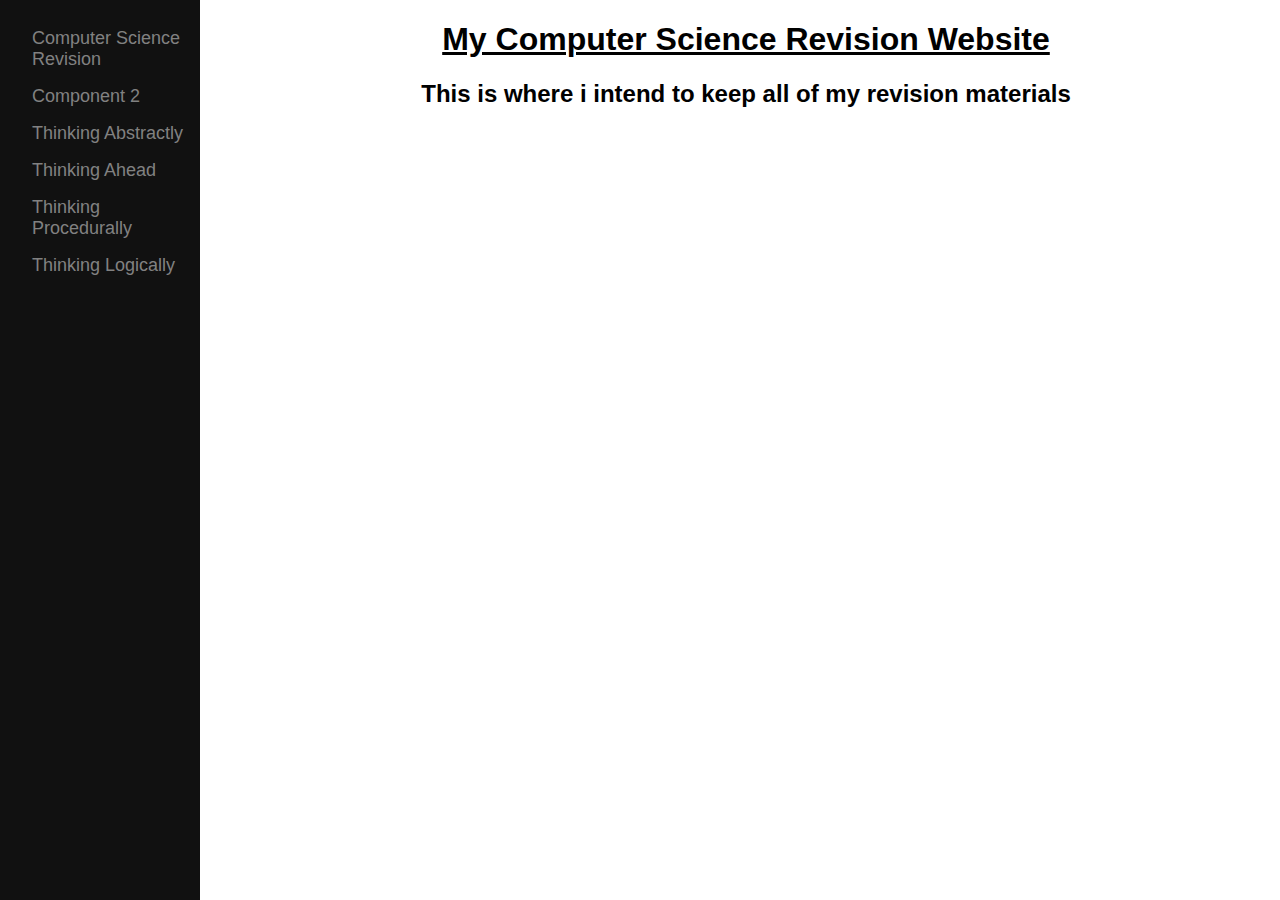
<file: Index.html>
<!DOCTYPE html>
  <html>
  
    <head>
	<link rel="stylesheet" href="Styles.css">
    <title>Computer Science</title>
    </head>
    <body>
	<div id="mySidenav" class="sidenav">
	<a href="Index.html">Computer Science Revision</a>
	<a href="Comp 2.html">Component 2</a>
	<a href="Thinking Abstractly.html">Thinking Abstractly</a>
	<a href="Thinking Ahead.html">Thinking Ahead</a>
	<a href="Thinking Procedurally.html">Thinking Procedurally</a>
	<a href="Thinking Logically.html">Thinking Logically</a>
	</div>
	
	<h1>My Computer Science Revision Website</h1>
	
	<h2>This is where i intend to keep all of my revision materials</h2>
	
    </body>
  </html>
</file>
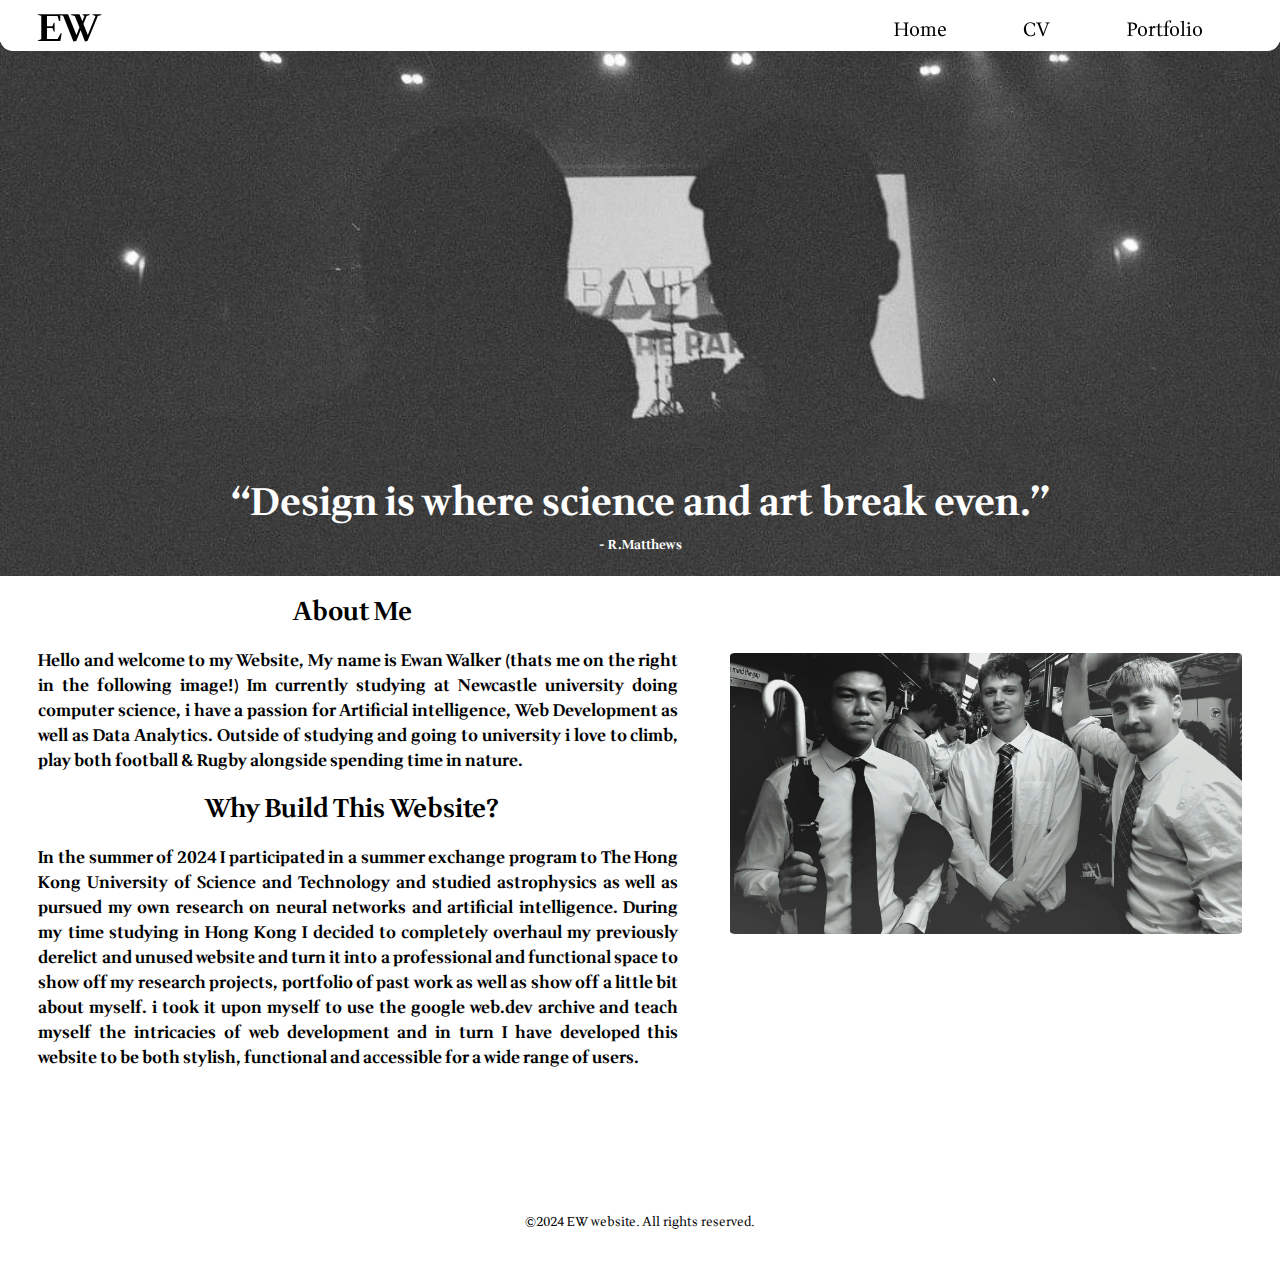
<file: index.html>
<html lang="en">
    <head>
        <meta charset="utf-8" />
        <title>Ewan Walker</title>
	    <meta name="viewport" content="width=device-width, initial-scale=1, user-scalable=1" />
        <link rel="stylesheet" media="screen and (max-device-width: 1000px)" href="..\CSS\slimStyles.css" />
        <link rel="stylesheet" media="screen and (min-device-width: 1001px)" href="..\CSS\wideStyles.css" />
        <link rel="preconnect" href="https://fonts.googleapis.com">
        <link rel="preconnect" href="https://fonts.gstatic.com" crossorigin>
        <link href="https://fonts.googleapis.com/css2?family=Anton+SC&family=Wittgenstein:ital,wght@0,400..900;1,400..900&display=swap" rel="stylesheet">
    </head>

    <body>
        <header>
            <nav>
                <h1 aria-labelledby="Developers Initials"> EW </h1> 
                <a href="..\HTML\portfolio.html"> Portfolio</a>
                <a href="..\HTML\cv.html"> CV</a>
                <a href="..\index.html"> Home</a>
            </nav>
        </header>

        <main>
            <section id="imagequote">
                <img src="..\Images\BWOutline.jpg" alt="Black silhouettes of the developer and a friend">
                <h1>“Design is where science and art break even.”</h1>
                <h2>- R.Matthews</h2>
            </section>
            <section id="intro">
                <h1>About Me</h1>
                <h2>
                    Hello and welcome to my Website, My name is Ewan Walker (thats me on the right in the following image!) Im currently studying at Newcastle university doing computer science, i have a passion for Artificial intelligence, 
                    Web Development as well as Data Analytics. Outside of studying and going to university i love to climb, play both football & Rugby alongside spending time in nature.
                </h2>
                <div id="image">
                    <img src="..\Images\Classy.jpg" alt="Me with friends">
                </div>
                <h1>Why Build This Website?</h1>
                <h2>
                    In the summer of 2024 I participated in a summer exchange program to The Hong Kong University of Science and Technology and studied astrophysics as well as pursued my own research on neural networks 
                    and artificial intelligence. During my time studying in Hong Kong I decided to completely overhaul my previously derelict and unused website and turn it into a
                    professional and functional space to show off my research projects, portfolio of past work as well as show off a little bit about myself. i took it upon myself
                    to use the google web.dev archive and teach myself the intricacies of web development and in turn I have developed this website to be both stylish, functional and accessible for a wide range of users.
                </h2>
                
            </section>
        </main>

        <footer>
            <p>&copy;2024 EW website. All rights reserved.</p>
        </footer>
    </body>
</html>
</file>
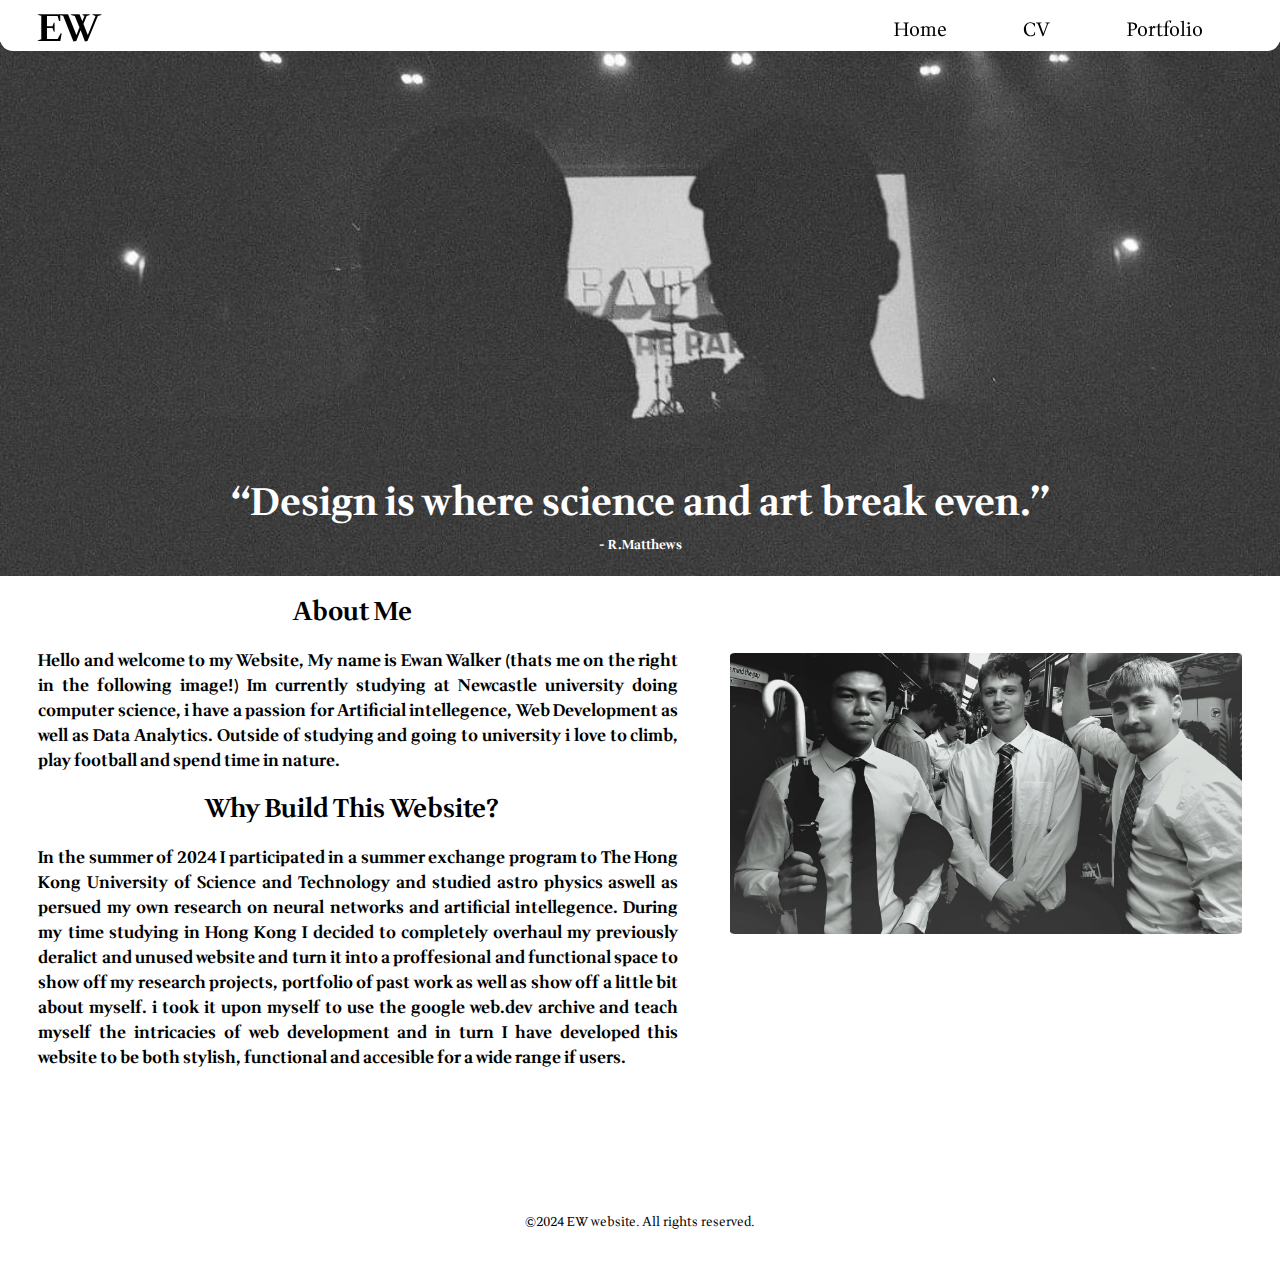
<file: HTML/index.html>
<html lang="en">
    <head>
        <meta charset="utf-8" />
        <title>Ewan Walker</title>
	    <meta name="viewport" content="width=device-width, initial-scale=1, user-scalable=1" />
        <link rel="stylesheet" media="screen and (max-device-width: 1000px)" href="..\CSS\slimStyles.css" />
        <link rel="stylesheet" media="screen and (min-device-width: 1001px)" href="..\CSS\wideStyles.css" />
        <link rel="preconnect" href="https://fonts.googleapis.com">
        <link rel="preconnect" href="https://fonts.gstatic.com" crossorigin>
        <link href="https://fonts.googleapis.com/css2?family=Anton+SC&family=Wittgenstein:ital,wght@0,400..900;1,400..900&display=swap" rel="stylesheet">
    </head>

    <body>
        <header>
            <nav>
                <h1 aria-labelledby="Developers Initials"> EW </h1> 
                <a href="portfolio.html"> Portfolio</a>
                <a href="cv.html"> CV</a>
                <a href="index.html"> Home</a>
            </nav>
        </header>

        <main>
            <section id="imagequote">
                <img src="..\Images\BWOutline.jpg" alt="Black silhouettes of the developer and a friend">
                <h1>“Design is where science and art break even.”</h1>
                <h2>- R.Matthews</h2>
            </section>
            <section id="intro">
                <h1>About Me</h1>
                <h2>
                    Hello and welcome to my Website, My name is Ewan Walker (thats me on the right in the following image!) Im currently studying at Newcastle university doing computer science, i have a passion for Artificial intellegence, 
                    Web Development as well as Data Analytics. Outside of studying and going to university i love to climb, play football and spend time in nature.
                </h2>
                <div id="image">
                    <img src="..\Images\Classy.jpg" alt="Me with friends">
                </div>
                <h1>Why Build This Website?</h1>
                <h2>
                    In the summer of 2024 I participated in a summer exchange program to The Hong Kong University of Science and Technology and studied astro physics aswell as persued my own research on neural networks 
                    and artificial intellegence. During my time studying in Hong Kong I decided to completely overhaul my previously deralict and unused website and turn it into a
                    proffesional and functional space to show off my research projects, portfolio of past work as well as show off a little bit about myself. i took it upon myself
                    to use the google web.dev archive and teach myself the intricacies of web development and in turn I have developed this website to be both stylish, functional and accesible for a wide range if users.
                </h2>
                
            </section>
        </main>

        <footer>
            <p>&copy;2024 EW website. All rights reserved.</p>
        </footer>
    </body>
</html>
</file>
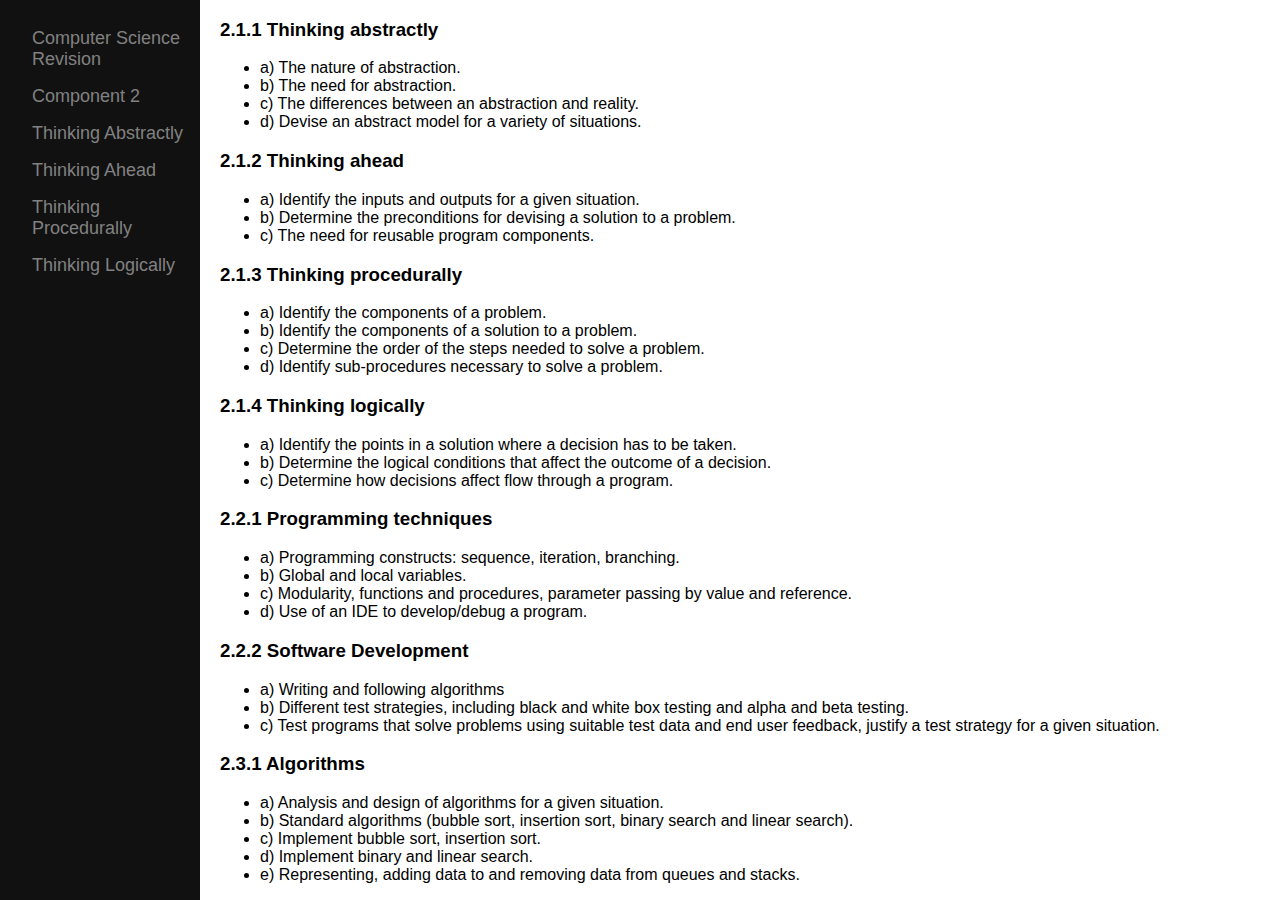
<file: Comp 2.html>
<!DOCTYPE html>
  <html>
    <head>
	<link rel="stylesheet" href="Styles.css">
    <title>Comp 2</title>
    </head>
    <body>
	<div id="mySidenav" class="sidenav">
	<a href="Index.html">Computer Science Revision</a>
	<a href="Comp 2.html">Component 2</a>
	<a href="Thinking Abstractly.html">Thinking Abstractly</a>
	<a href="Thinking Ahead.html">Thinking Ahead</a>
	<a href="Thinking Procedurally.html">Thinking Procedurally</a>
	<a href="Thinking Logically.html">Thinking Logically</a>

	</div>
	<h3> 2.1.1 Thinking abstractly </h3>
	<ul>
		<li>a) The nature of abstraction.</li>
		<li>b) The need for abstraction.</li>
		<li>c) The differences between an abstraction and reality.</li>
		<li>d) Devise an abstract model for a variety of situations.</li>
	</ul>
	<h3> 2.1.2 Thinking ahead </h3>
	<ul>
		<li>a) Identify the inputs and outputs for a given situation.</li>
		<li>b) Determine the preconditions for devising a solution to a problem.</li>
		<li>c) The need for reusable program components.</li>
	</ul>
	<h3> 2.1.3 Thinking procedurally  </h3>
	<ul>
		<li>a) Identify the components of a problem.</li>
		<li>b) Identify the components of a solution to a problem.</li>
		<li>c) Determine the order of the steps needed to solve a problem.</li>
		<li>d) Identify sub-procedures necessary to solve a problem.</li>
	</ul>
	<h3> 2.1.4 Thinking logically </h3>
	<ul>
		<li>a) Identify the points in a solution where a decision has to be taken.</li>
		<li>b) Determine the logical conditions that affect the outcome of a decision.</li>
		<li>c) Determine how decisions affect flow through a program.</li>
	</ul>
	<h3> 2.2.1 Programming techniques </h3>
	<ul>
		<li>a) Programming constructs: sequence, iteration, branching.</li>
		<li>b) Global and local variables.</li>
		<li>c) Modularity, functions and procedures, parameter passing by value and reference.</li>
		<li>d) Use of an IDE to develop/debug a program.</li>
	</ul>
	<h3> 2.2.2 Software Development  </h3>
	<ul>
		<li>a) Writing and following algorithms</li>
		<li>b) Different test strategies, including black and white box testing and alpha and beta testing.</li>
		<li>c) Test programs that solve problems using suitable test data and end user feedback, justify a test strategy for a given situation.</li>
	</ul>
	<h3> 2.3.1 Algorithms </h3>
	<ul>
		<li>a) Analysis and design of algorithms for a given situation.</li>
		<li>b) Standard algorithms (bubble sort, insertion sort, binary search and linear search).</li>
		<li>c) Implement bubble sort, insertion sort.</li>
		<li>d) Implement binary and linear search.</li>
		<li>e) Representing, adding data to and removing data from queues and stacks.</li>
	</ul>
	</body>
  </html>
</file>
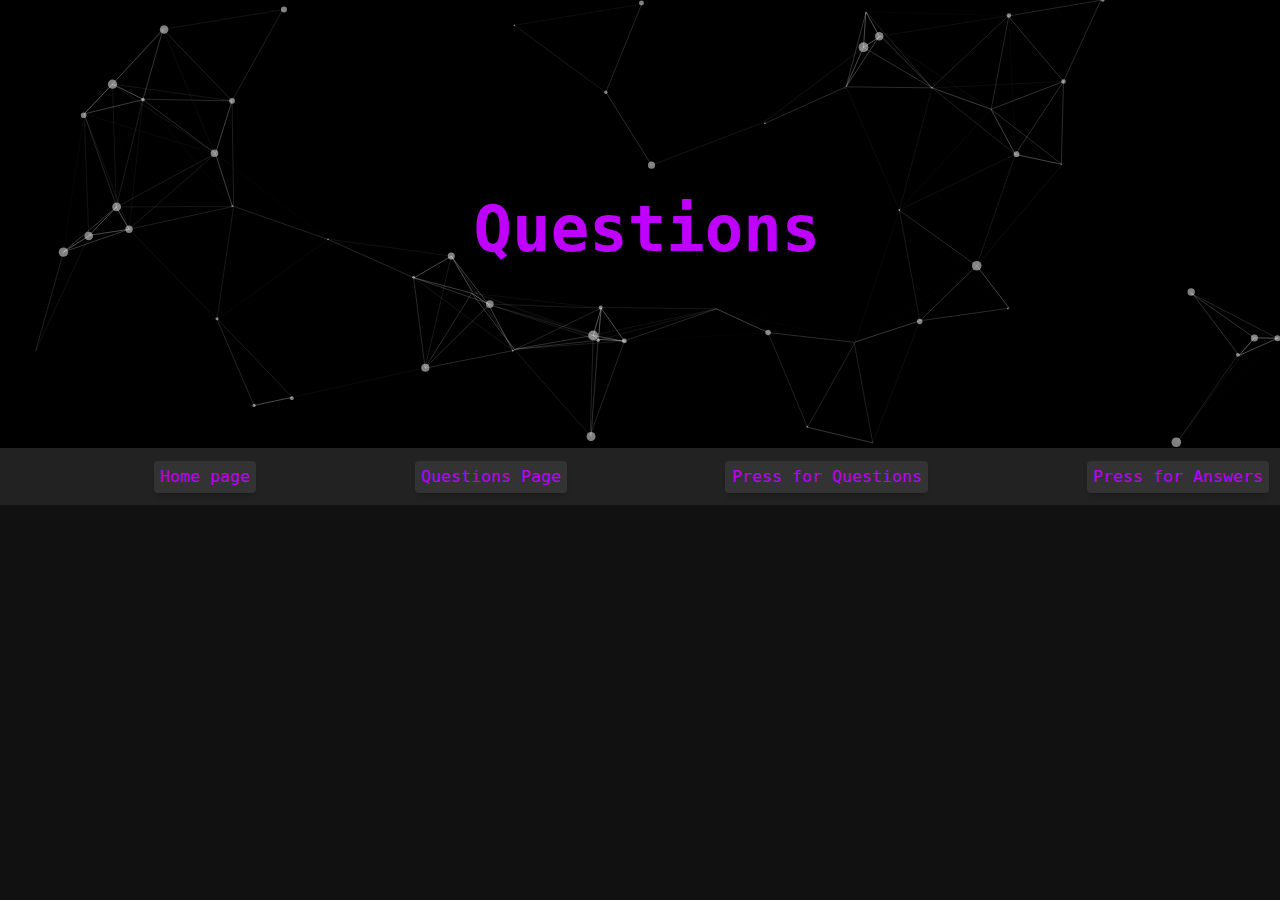
<file: Question_Page.html>
<head>
	<link rel="stylesheet" href="css/Styles.css">
    <title>Questions</title>
		
	</head>
	<body>
	<section class = "Main">
	<section id="particles-js" >
	<!-- <h1 class ="white">Achieve Harder, Work More.</h1> -->
	<h2>Questions</h2>
	</section>
	
	<section id="Background">
	<div id = "navbar">
		<a   href="Index.html" class="navbarText">Home page</a>
		<a   href="Question_Page.html" class="navbarText">Questions Page</a>
		<a   onclick="myFunction()" class="navbarText">Press for Questions</a>
		<a   onclick="ToggleVisability()" class="navbarText">Press for Answers</a>
	</div>	
	</section>
	<section class = "images">
	<!-- The image for the random question to be assigned to -->
	<img id="demo" class = "RandomImg" >
	<!-- The image for the Answer to be assigned to -->
	<img id="Answer" class = "RandomImgAnswers" >
	<meta name="viewport" content="width=device-width, initial-scale=0.4, minimum-scale=0.4, maximum-scale=0.4, user-scalable=no">
	<!-- scripts -->
	
	<script src="js/particles.js"></script>
	<script src="js/app.js"></script>
	<script src="js/lib/stats.js"></script>
	<script src="js/Scripts.js"></script>
	</section>
	</section>
	</body>
</file>
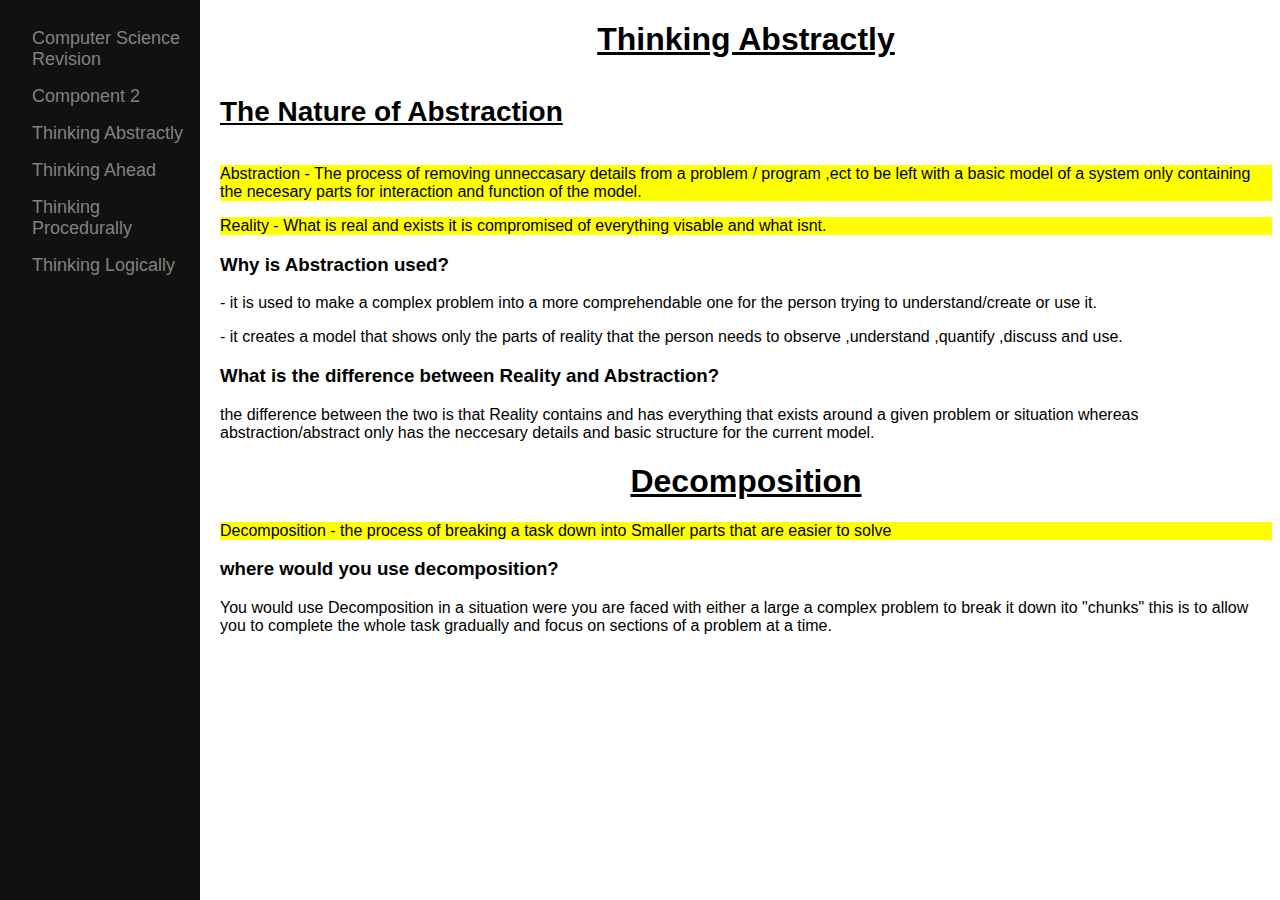
<file: Thinking Abstractly.html>
<!DOCTYPE html>
  <html>
  
    <head>
	<link rel="stylesheet" href="Styles.css">
    <title>Thinking Abstractly</title>
    </head>
    <body>
	<div id="mySidenav" class="sidenav">
	<a href="Index.html">Computer Science Revision</a>
	<a href="Comp 2.html">Component 2</a>
	<a href="Thinking Abstractly.html">Thinking Abstractly</a>
	<a href="Thinking Ahead.html">Thinking Ahead</a>
	<a href="Thinking Procedurally.html">Thinking Procedurally</a>
	<a href="Thinking Logically.html">Thinking Logically</a>
	</div>
	
	<h1>Thinking Abstractly</h1>
	
	<h4>The Nature of Abstraction</h4>
	
	<p class = "ImportantY">Abstraction - The process of removing unneccasary details from a problem / program ,ect to be left with a basic model of a system only containing the necesary parts for interaction and function of the model. </p>
	<p class = "ImportantY">Reality - What is real and exists it is compromised of everything visable and what isnt. </p>
	
	<h3> Why is Abstraction used? </h3>
	
	<p> - it is used to make a complex problem into a more comprehendable one for the person trying to understand/create or use it. </p>
	<p> - it creates a model that shows only the parts of reality that the person needs to observe ,understand ,quantify ,discuss and use. </p>
	
	<h3> What is the difference between Reality and Abstraction? </h3>
	
	<p> the difference between the two is that Reality contains and has everything that exists around a given problem or situation whereas abstraction/abstract only has the neccesary details and basic structure for the current model. </p>
    
	<h1>Decomposition</h1>
	
	<p class = "ImportantY">Decomposition - the process of breaking a task down into Smaller parts that are easier to solve</p>
	
	<h3>where would you use decomposition?</h3>
	
	<p> You would use Decomposition in a situation were you are faced with either a large a complex problem to break it down ito "chunks" this is to allow you to complete the whole task gradually and focus on sections of a problem at a time.</p>
	
	
	
	
	
	
	
	
	
	
	</body>
  </html>
</file>
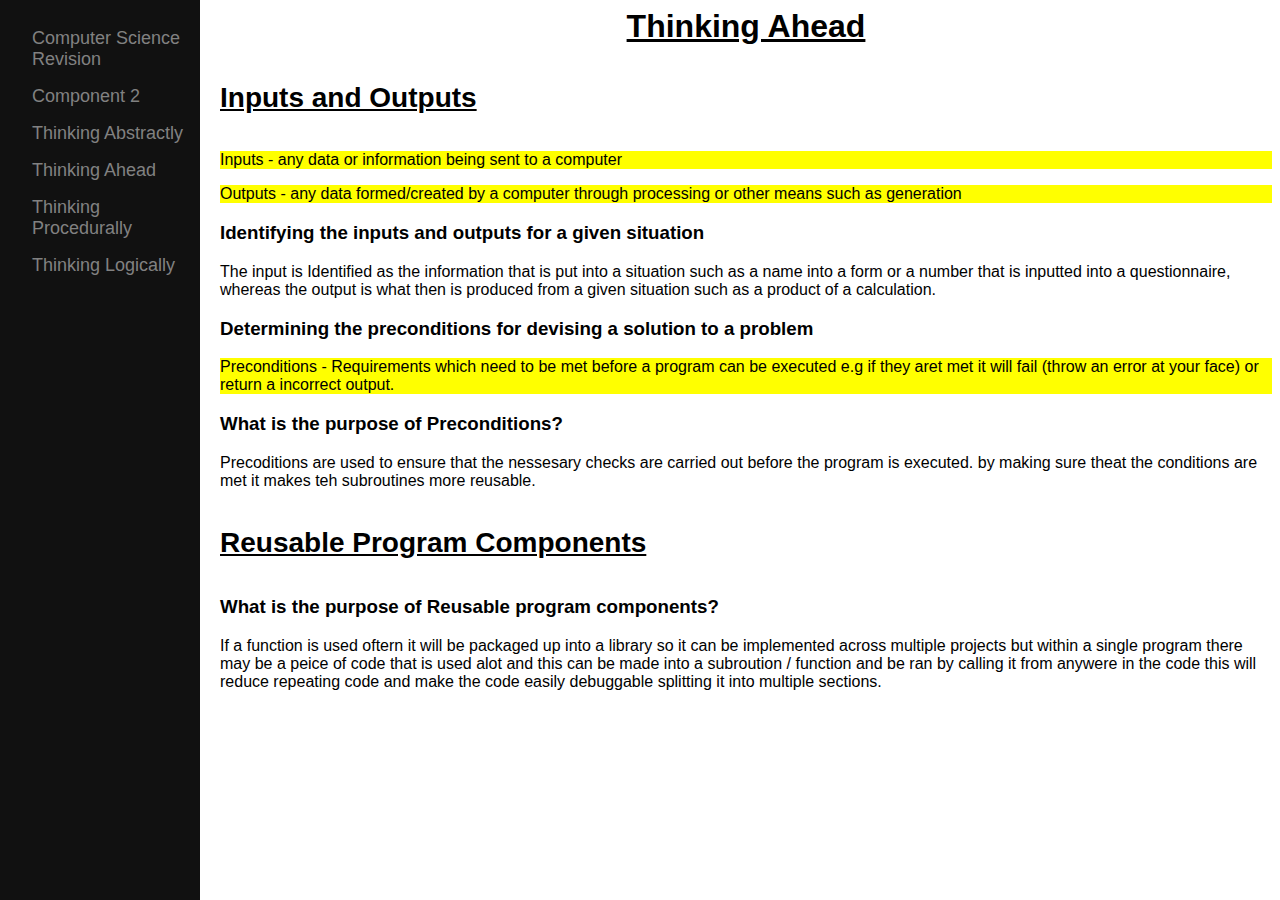
<file: Thinking Ahead.html>
<html>
  
    <head>
	<link rel="stylesheet" href="Styles.css">
    <title>Thinking Ahead</title>
    </head>
    <body>
	<div id="mySidenav" class="sidenav">
	<a href="Index.html">Computer Science Revision</a>
	<a href="Comp 2.html">Component 2</a>
	<a href="Thinking Abstractly.html">Thinking Abstractly</a>
	<a href="Thinking Ahead.html">Thinking Ahead</a>
	<a href="Thinking Procedurally.html">Thinking Procedurally</a>
	<a href="Thinking Logically.html">Thinking Logically</a>
	</div>
	
	<h1>Thinking Ahead</h1>
	
	<h4>Inputs and Outputs</h4>
	
	<p class = "ImportantY">Inputs - any data or information being sent to a computer </p>
	<p class = "ImportantY">Outputs -  any data formed/created by a computer through processing or other means such as generation</p>
	
	<h3> Identifying the inputs and outputs for a given situation </h3>
	
	<p> The input is Identified as the information that is put into a situation such as a name into a form or a number that is inputted into a questionnaire, whereas the output is what then is produced from a given situation such as a product of a calculation. </p>
	
	<h3> Determining the preconditions for devising a solution to a problem </h3>
	
	<p class = "ImportantY">Preconditions - Requirements which need to be met before a program can be executed e.g if they aret met it will fail (throw an error at your face) or return a incorrect output. </p>
	
	<h3> What is the purpose of Preconditions? </h3>
	
	<p> Precoditions are used to ensure that the nessesary checks are carried out before the program is executed. by making sure theat the conditions are met it makes teh subroutines more reusable. </p>
	
	<h4>Reusable Program Components</h4>
	
	<h3> What is the purpose of Reusable program components? </h3>
	
	<p> If a function is used oftern it will be packaged up into a library so it can be implemented across multiple projects but within a single program there may be a peice of code that is used alot and this can be made into a subroution / function and be ran by calling it from anywere in the code this will reduce repeating code and make the code easily debuggable splitting it into multiple sections. </p>
	
	</body>
  </html>
</file>
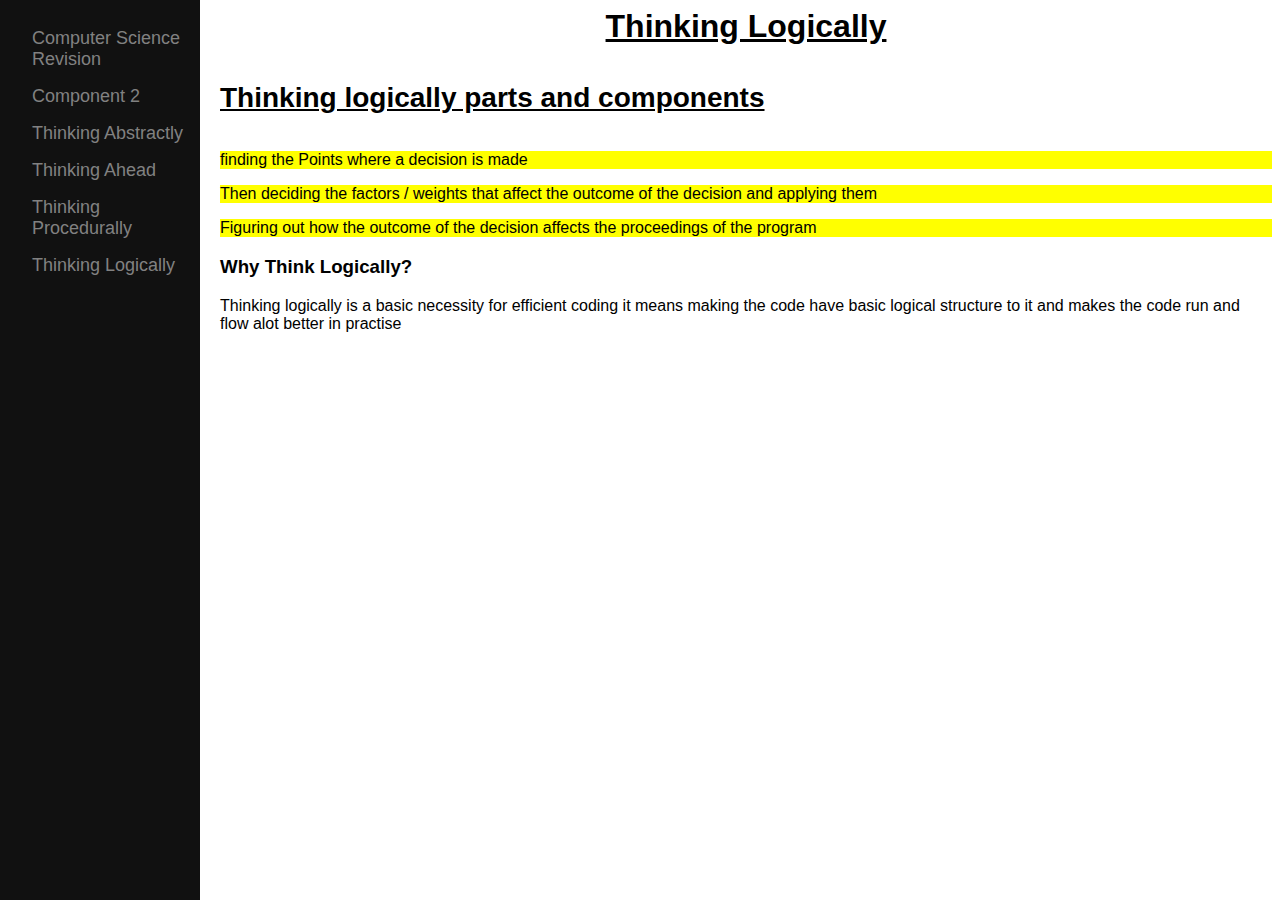
<file: Thinking logically.html>
<html>
  
    <head>
	<link rel="stylesheet" href="Styles.css">
    <title>Thinking Logically</title>
    </head>
    <body>
	<div id="mySidenav" class="sidenav">
	<a href="Index.html">Computer Science Revision</a>
	<a href="Comp 2.html">Component 2</a>
	<a href="Thinking Abstractly.html">Thinking Abstractly</a>
	<a href="Thinking Ahead.html">Thinking Ahead</a>
	<a href="Thinking Procedurally.html">Thinking Procedurally</a>
	<a href="Thinking Logically.html">Thinking Logically</a>
	</div>
	
	<h1>Thinking Logically</h1>
	
		
	<h4>Thinking logically parts and components</h4>
	
	<p class = "ImportantY">finding the Points where a decision is made</p>
	<p class = "ImportantY">Then deciding the factors / weights that affect the outcome of the decision and applying them</p>
	<p class = "ImportantY">Figuring out how the outcome of the decision affects the proceedings of the program</p>
	
	<h3> Why Think Logically? </h3>
	
	<p> Thinking logically is a basic necessity for efficient coding it means making the code have basic logical structure to it and makes the code run and flow alot better in practise </p> 
	
	</body>
	
</html>
</file>
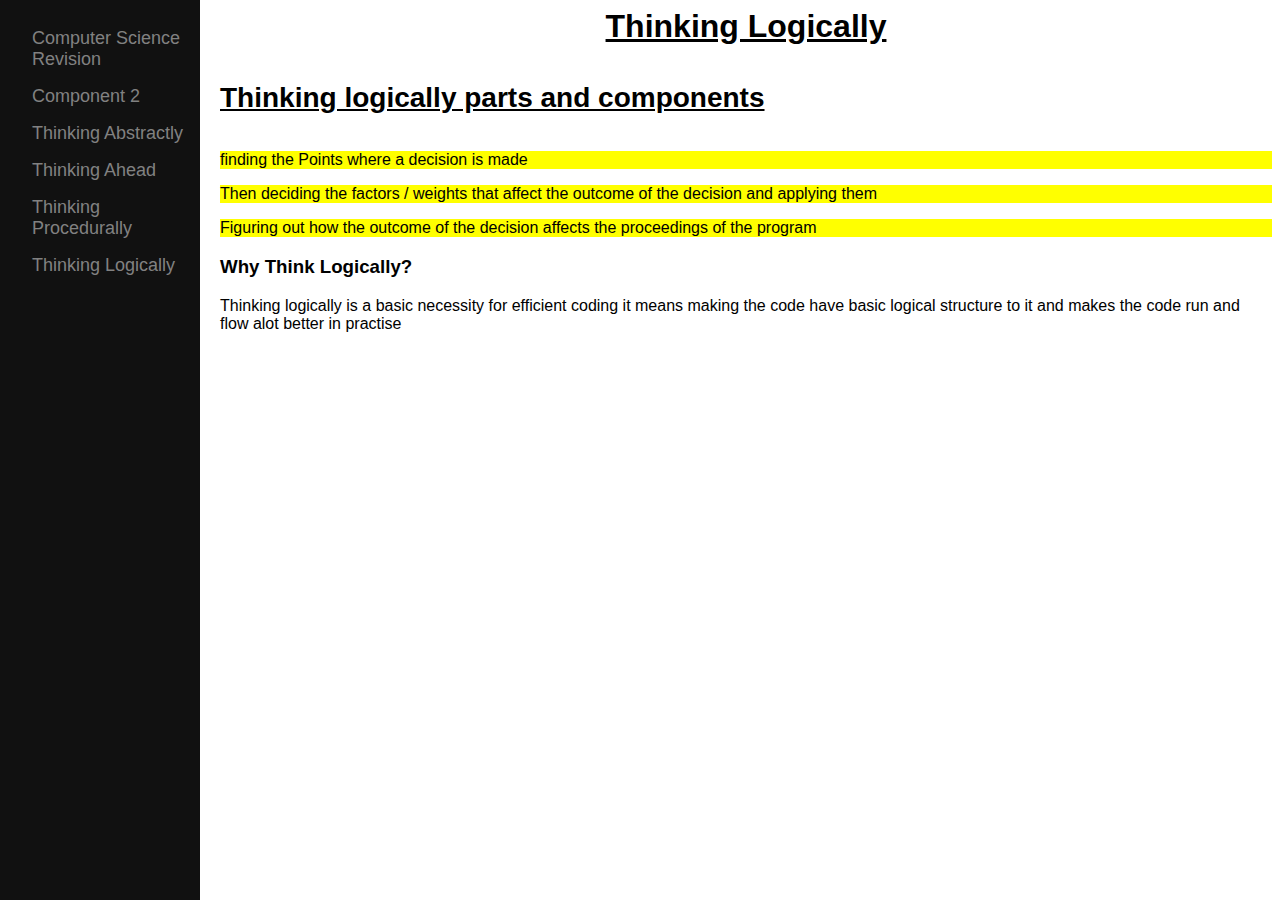
<file: Thinking Logically.html>
<html>
  
    <head>
	<link rel="stylesheet" href="Styles.css">
    <title>Thinking Logically</title>
    </head>
    <body>
	<div id="mySidenav" class="sidenav">
	<a href="Index.html">Computer Science Revision</a>
	<a href="Comp 2.html">Component 2</a>
	<a href="Thinking Abstractly.html">Thinking Abstractly</a>
	<a href="Thinking Ahead.html">Thinking Ahead</a>
	<a href="Thinking Procedurally.html">Thinking Procedurally</a>
	<a href="Thinking logically.html">Thinking Logically</a>
	</div>
	
	<h1>Thinking Logically</h1>
	
		
	<h4>Thinking logically parts and components</h4>
	
	<p class = "ImportantY">finding the Points where a decision is made</p>
	<p class = "ImportantY">Then deciding the factors / weights that affect the outcome of the decision and applying them</p>
	<p class = "ImportantY">Figuring out how the outcome of the decision affects the proceedings of the program</p>
	
	<h3> Why Think Logically? </h3>
	
	<p> Thinking logically is a basic necessity for efficient coding it means making the code have basic logical structure to it and makes the code run and flow alot better in practise </p> 
	
	</body>
	
</html>
</file>
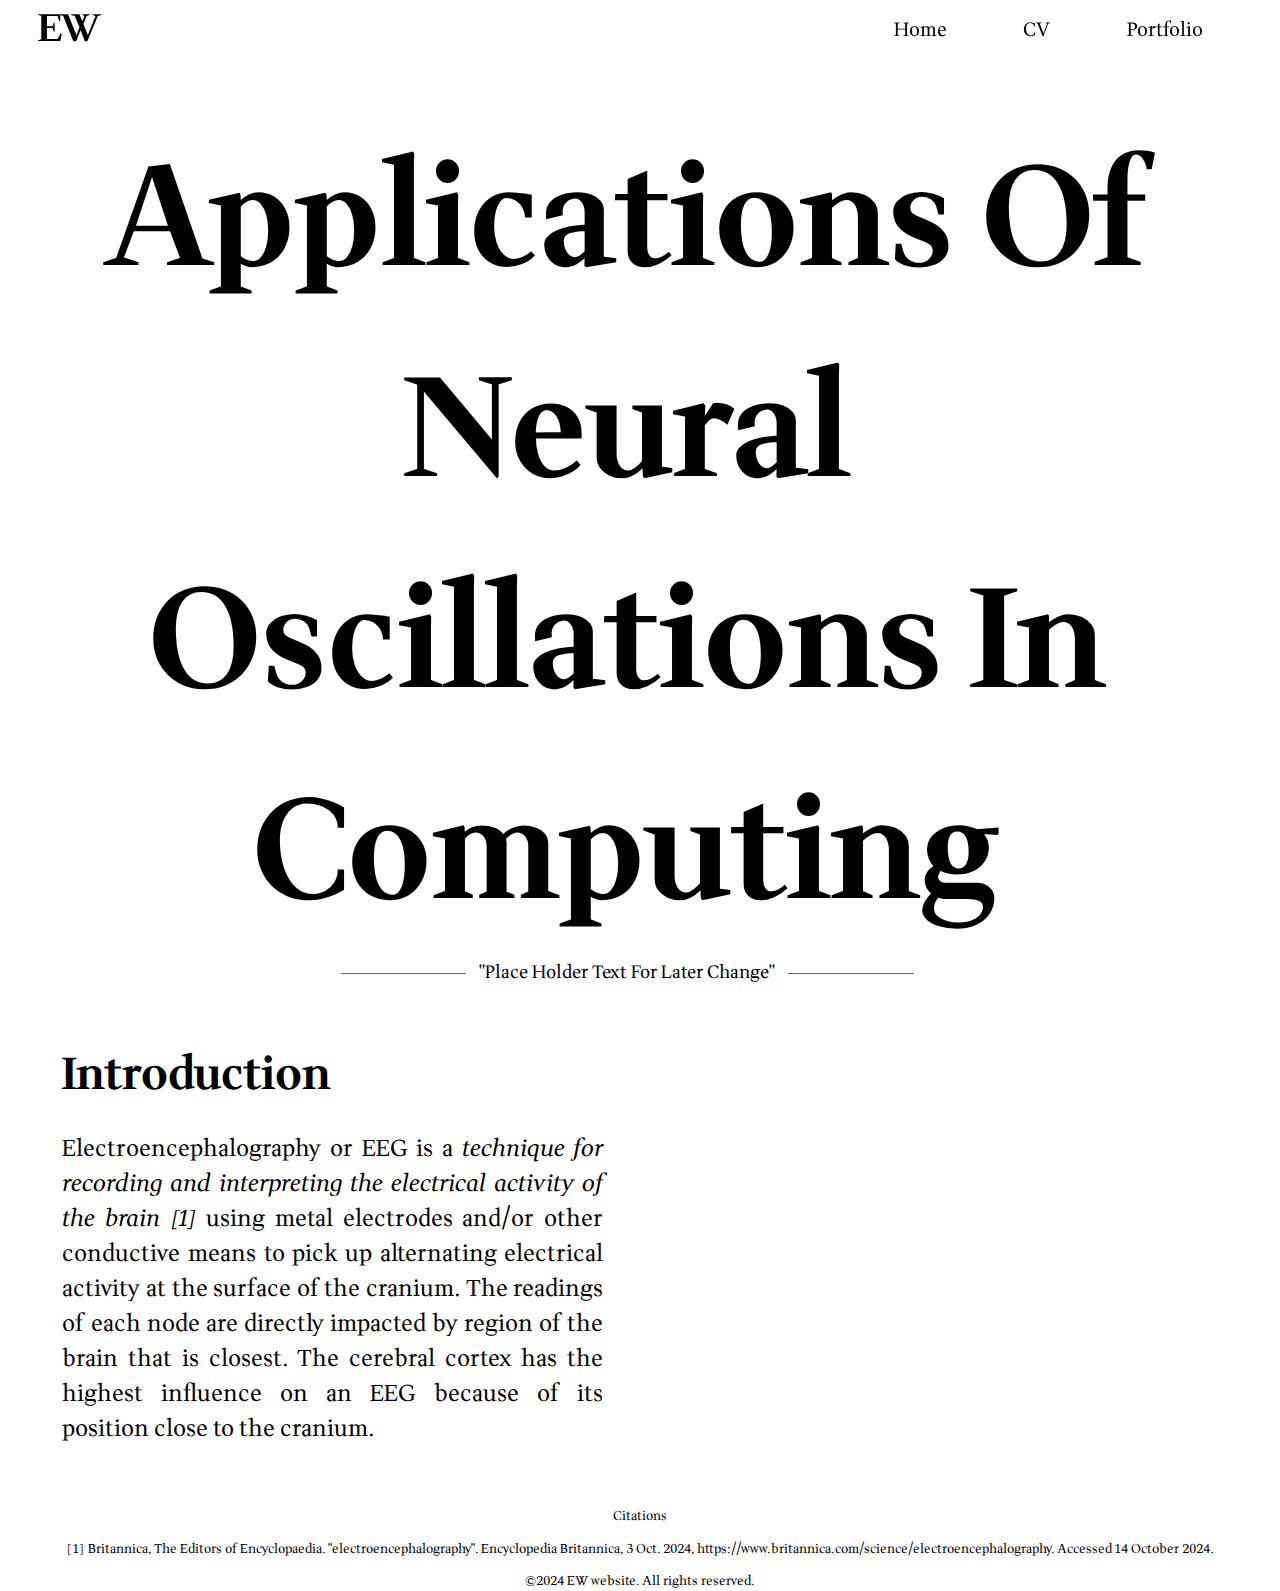
<file: HTML/brainWaves.html>
<html lang="en">
    <head>
        <meta charset="utf-8" />
        <title>Ewan Walker</title>
	    <meta name="viewport" content="width=device-width, initial-scale=1, user-scalable=1" />
        <link rel="stylesheet" media="screen and (max-device-width: 1000px)" href="..\CSS\slimStyles.css" />
        <link rel="stylesheet" media="screen and (min-device-width: 1001px)" href="..\CSS\wideStyles.css" />
        <link rel="stylesheet" href="..\CSS\reportStyles.css" />
        <link rel="preconnect" href="https://fonts.googleapis.com">
        <link rel="preconnect" href="https://fonts.gstatic.com" crossorigin>
        <link href="https://fonts.googleapis.com/css2?family=Anton+SC&family=Wittgenstein:ital,wght@0,400..900;1,400..900&display=swap" rel="stylesheet">
    </head>

    <body>
        <header>
            <nav>
                <h1 aria-labelledby="Developers Initials"> EW </h1> 
                <a href="..\HTML\portfolio.html"> Portfolio</a>
                <a href="..\HTML\cv.html"> CV</a>
                <a href="..\index.html"> Home</a>
            </nav>
        </header>

        <main>
            <h1> Applications Of Neural Oscillations In Computing </h1>
            <h3 id="caption" class ="line"> "Place Holder Text For Later Change" </h3>

            <div class="row">
                <div class="column">
                    <h2>Introduction</h2>
                    <p> 
                        Electroencephalography or EEG is a <i>technique for recording and interpreting the electrical activity of the brain [1]</i> using metal electrodes and/or other conductive means to pick up alternating electrical activity at the surface of the cranium. The readings of each node are directly impacted by region of the brain that is closest. The cerebral cortex has the highest influence on an EEG because of its position close to the cranium.
                    </p>
                </div>
                <div class="column">
                    
                </div>

                
            </div>
        </main>

        <footer>
            <div class = "citations">
                    <p> Citations</p>
                    <p>[1] Britannica, The Editors of Encyclopaedia. "electroencephalography". Encyclopedia Britannica, 3 Oct. 2024, https://www.britannica.com/science/electroencephalography. Accessed 14 October 2024.</p>
                </div>
            <p>&copy;2024 EW website. All rights reserved.</p>
        </footer>
    </body>
</html>
</file>
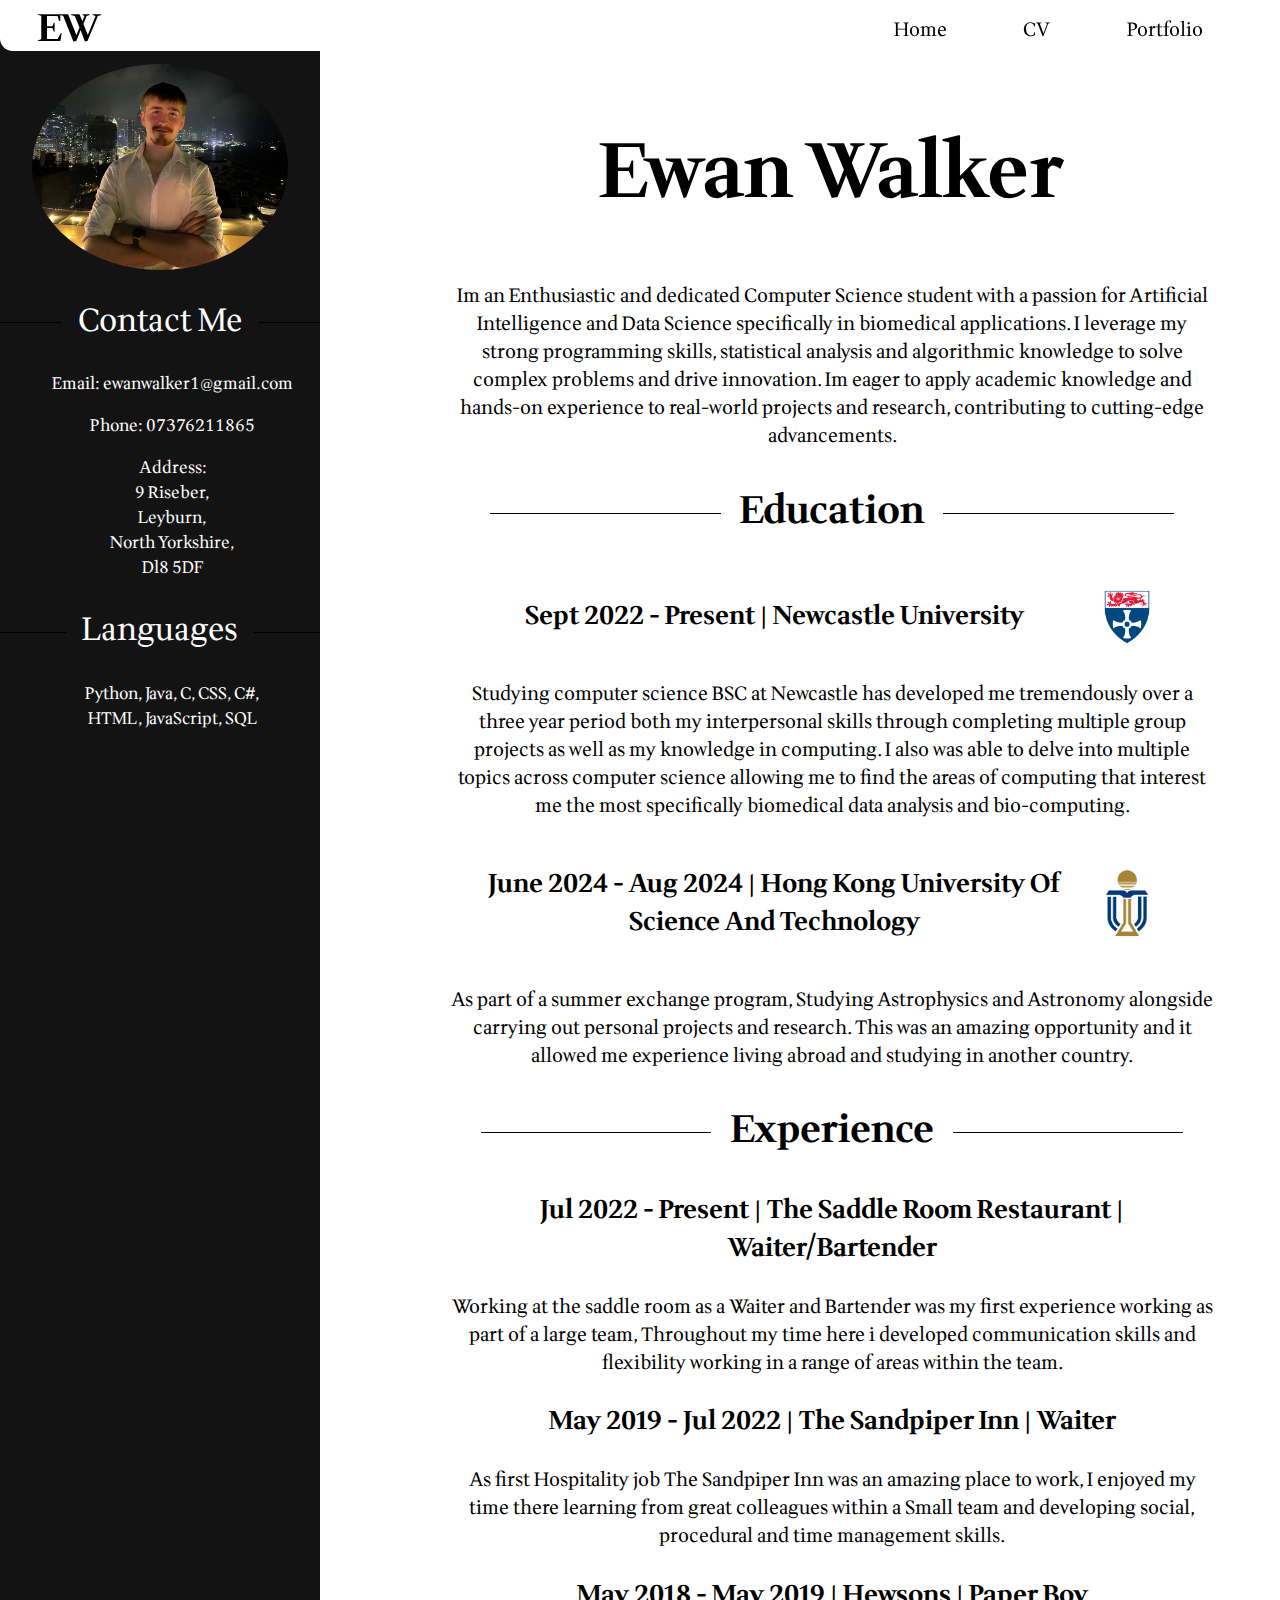
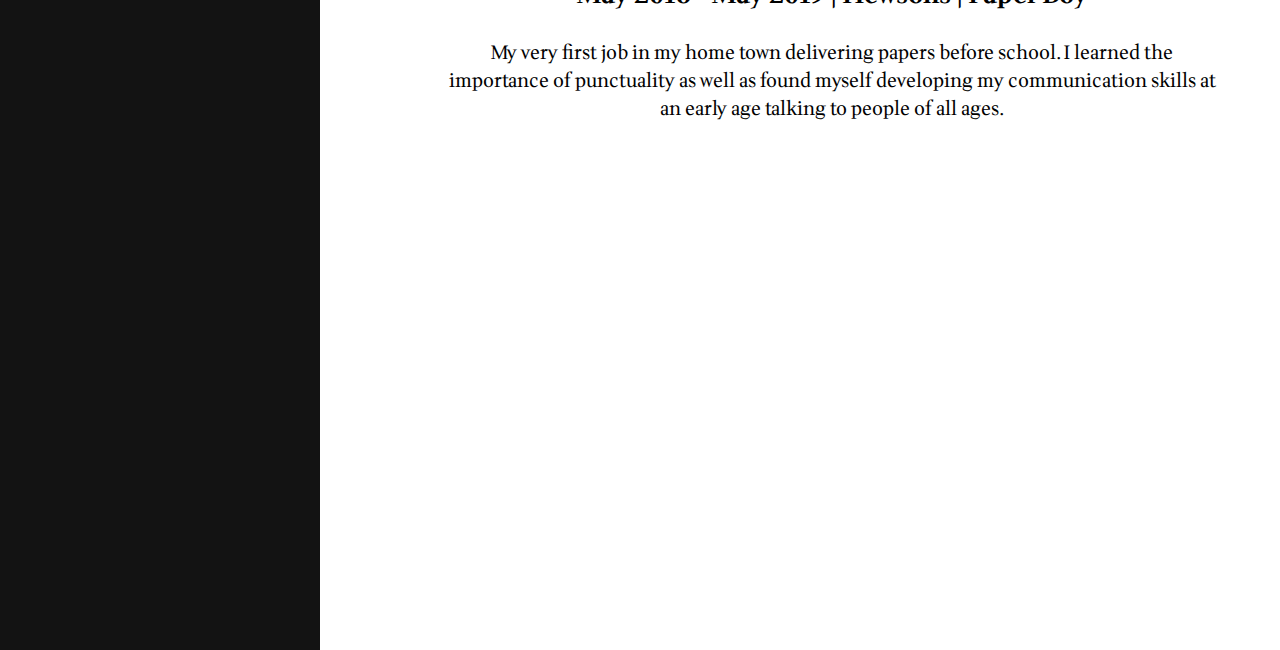
<file: HTML/cv.html>
<html lang="en">
    <head>
        <meta charset="utf-8" />
        <title>CV</title>
	    <meta name="viewport" content="width=device-width, initial-scale=1, user-scalable=1" />
        <link rel="stylesheet" media="screen and (max-device-width: 1000px)" href="..\CSS\slimStyles.css" />
        <link rel="stylesheet" media="screen and (min-device-width: 1001px)" href="..\CSS\wideStyles.css" />
        <link rel="stylesheet" media="screen and (max-device-width: 1000px)" href="..\CSS\cvSlimStyles.css" />
        <link rel="stylesheet" media="screen and (min-device-width: 1001px)" href="..\CSS\cvWideStyles.css" />
        <link rel="preconnect" href="https://fonts.googleapis.com">
        <link rel="preconnect" href="https://fonts.gstatic.com" crossorigin>
        <link href="https://fonts.googleapis.com/css2?family=Anton+SC&family=Wittgenstein:ital,wght@0,400..900;1,400..900&display=swap" rel="stylesheet">
    </head>

    <body>
        <header>
            <nav>
                <h1 aria-labelledby="Developers Initials"> EW </h1>
                <a href="..\HTML\portfolio.html"> Portfolio</a>
                <a href="..\HTML\cv.html"> CV</a>
                <a href="..\index.html"> Home</a>
            </nav>
        </header>
        
        <main>
            <div id="block1">
                <img src="..\Images\Me.jpg" alt="">
                <h2>Contact Me</h2>
                <p>Email: ewanwalker1@gmail.com</p>
                <p>Phone: 07376211865</p>
                <p>Address: <br>
                9 Riseber,<br>
                Leyburn,<br> 
                North Yorkshire, <br>
                Dl8 5DF</p>
                </p>
                <h2>Languages</h2>
                <p>
                    Python, Java, C, CSS, C#,<br>
                    HTML, JavaScript, SQL
                </p>
            </div>
            <div id="Block2">
                <h1>Ewan Walker</h1>

                <p id="summaryText">
                    Im an Enthusiastic and dedicated Computer Science student with a passion for Artificial Intelligence and Data Science specifically in biomedical applications.
                    I leverage my strong programming skills, statistical analysis and algorithmic knowledge to solve complex problems and drive innovation.
                    Im eager to apply academic knowledge and hands-on experience to real-world projects and research, contributing to cutting-edge advancements. 
                 </p>

                <h2>Education</h2>

                <h3 id="unih3">Sept 2022 - Present | Newcastle University </h3>
                <img src="..\Images\Newcastle University.png" alt="" id="uni">
                <p >
                    Studying computer science BSC at Newcastle has developed me tremendously over a three year period 
                    both my interpersonal skills through completing multiple group projects as well as my knowledge in computing. 
                    I also was able to delve into multiple topics across computer science allowing me to find the areas of computing that interest me the most specifically biomedical data analysis and bio-computing.
                </p>
                
                <h3 id="unih3">June 2024 - Aug 2024 | Hong Kong University Of Science And Technology </h3>
                <img src="..\Images\HKUST.png" alt="" id="uni">
                <p >
                    As part of a summer exchange program, Studying Astrophysics and Astronomy alongside carrying out personal projects and research.
                    This was an amazing opportunity and it allowed me experience living abroad and studying in another country. 
                </p>
                
                <h2><span>Experience</span></h2>

                <h3>Jul 2022 - Present | The Saddle Room Restaurant | Waiter/Bartender </h3>            
                <p>
                    Working at the saddle room as a Waiter and Bartender was my first experience working as part of a large team,
                    Throughout my time here i developed communication skills and flexibility working in a range of areas within the team.
                </p>

                <h3>May 2019 - Jul 2022 | The Sandpiper Inn | Waiter </h3>            
                <p>
                    As first Hospitality job The Sandpiper Inn was an amazing place to work,
                    I enjoyed my time there learning from great colleagues within a Small team and developing social,
                    procedural and time management skills.
                </p>
                
                <h3>May 2018 - May 2019 | Hewsons | Paper Boy </h3>            
                <p>
                    My very first job in my home town delivering papers before school.
                    I learned the importance of punctuality as well as found myself developing my communication skills at an early age talking to people of all ages.
                </p>
            </div>
        </main>
    </body>
</html>
</file>
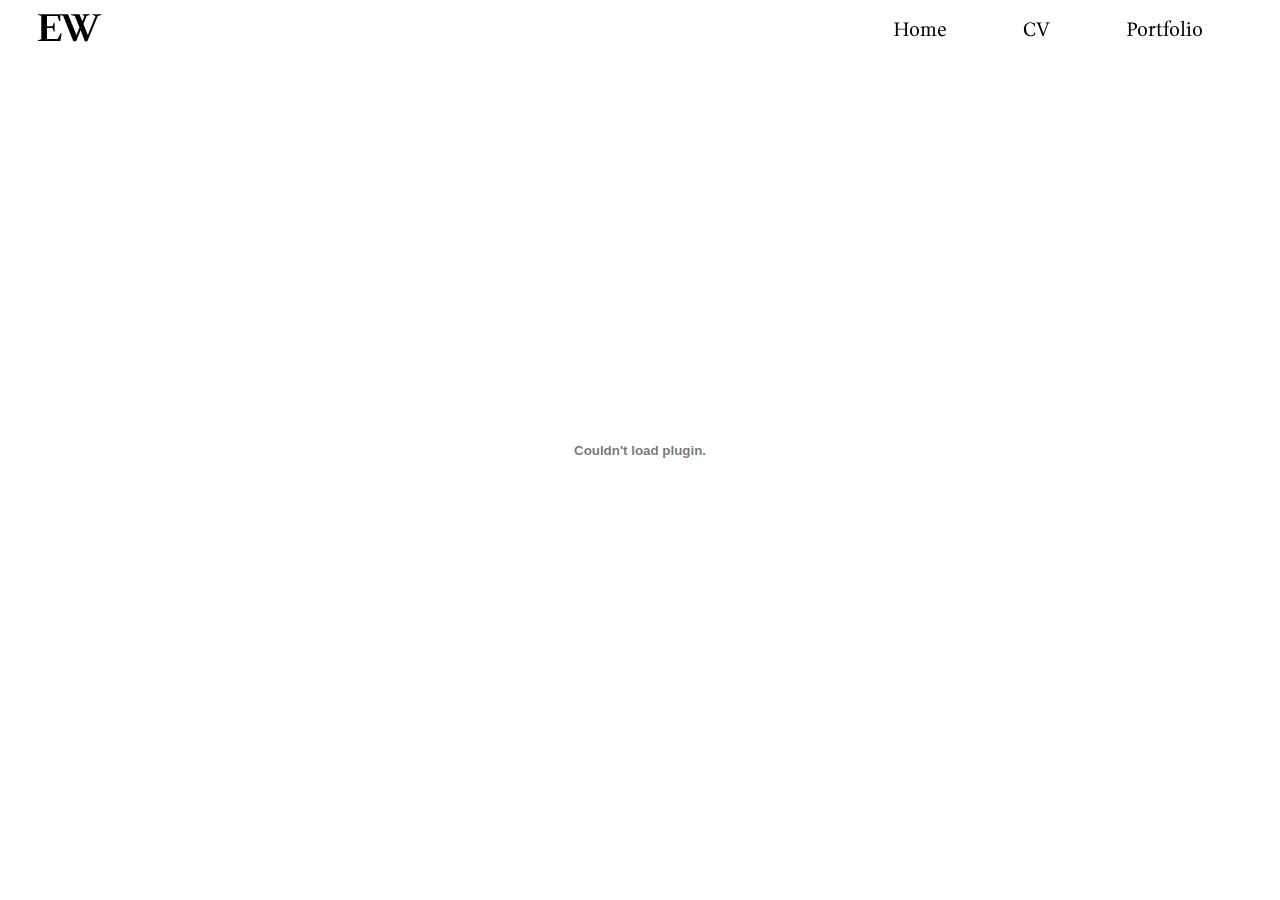
<file: HTML/dissertation.html>
<html lang="en">
    <head>
        <meta charset="utf-8" />
        <title>Ewan Walker</title>
	    <meta name="viewport" content="width=device-width, initial-scale=1, user-scalable=1" />
        <link rel="stylesheet" media="screen and (max-device-width: 1000px)" href="..\CSS\slimStyles.css" />
        <link rel="stylesheet" media="screen and (min-device-width: 1001px)" href="..\CSS\wideStyles.css" />
        <link rel="stylesheet" href="..\CSS\reportStyles.css" />
        <link rel="preconnect" href="https://fonts.googleapis.com">
        <link rel="preconnect" href="https://fonts.gstatic.com" crossorigin>
        <link href="https://fonts.googleapis.com/css2?family=Anton+SC&family=Wittgenstein:ital,wght@0,400..900;1,400..900&display=swap" rel="stylesheet">
    </head>

    <body>
        <header>
            <nav>
                <h1 aria-labelledby="Developers Initials"> EW </h1> 
                <a href="..\HTML\portfolio.html"> Portfolio</a>
                <a href="..\HTML\cv.html"> CV</a>
                <a href="..\index.html"> Home</a>
            </nav>
        </header>

        <main>
            <embed src="../Dissertation_Hand_in.pdf" style="position:absolute; left: 0; top: 0;" width="100%" height="100%" type="application/pdf">
        </main>

        <footer>
            <script src="../JavaScript/PDFrenderer.js"></script>
            <p>&copy;2024 EW website. All rights reserved.</p>
        </footer>
    </body>
</html>
</file>
<file: Styles.css>
.sidenav {
  height: 100%;
  width: 200px;
  position: fixed;
  z-index: 1;
  top: 0;
  left: 0;
  background-color: #111;
  overflow-x: hidden;
  padding-top: 20px;
}

.sidenav a {
  padding: 8px 8px 8px 32px;
  text-decoration: none;
  font-size: 18px;
  color: #818181;
  display: block;
  transition: 0.5s;
}

a:hover
{
	background-color: lightblue;
} 

body
{
	font-family: sans-serif;
	margin-left: auto;
	margin-left: 220px;
	 transition: 0.3s;
}

h1
{
	text-align: center;
	text-decoration: underline;
	font-family: sans-serif;
	 transition: 0.1s;
}

h2
{
	text-align: center; 
	transition: 0.5s;
}

h3
{
	transition: 0.5s;
}

h4
{
	font-size: 28px;
	text-decoration: underline; 
	transition: 0.5s;
}

img {
  width: 40%;
  height: auto;
  transition: 0.5s;
}

.ImportantY
{
	
	background-color: Yellow;
	transition: 0.5s;
}
</file>
<file: css/Styles.css>
/* Style the navbar */
<link rel="preconnect" href="https://fonts.googleapis.com">
<link rel="preconnect" href="https://fonts.gstatic.com" crossorigin>
<link href="https://fonts.googleapis.com/css2?family=Ubuntu+Mono&display=swap" rel="stylesheet">
#navbar {
  overflow: hidden;
  background-color: #222222;
  box-shadow: 0 5px 5px -2px rgba(0,0,0,.2);
  top:0;
  z-index: 9999;
}

/* Navbar links */
#navbar a {
	background-color: #333333;
	box-shadow: 0 5px 5px -2px rgba(0,0,0,.2);
	z-index: 9999;
}
#background
{
	background-color: #222222;
}
a:hover {
  transition: 0.8s;
  background-color:#000000;
  cursor:pointer;
  top:0;
  z-index: 9999;
}
/* Page content */
.content {
  padding: 16px;
}

/* The sticky class is added to the navbar with JS when it reaches its scroll position */
.sticky {
  position: fixed;
  top:0;
  z-index: 9999;
  width: 100%;
  background-color: #222222;
}

/* Add some top padding to the page content to prevent sudden quick movement (as the navigation bar gets a new position at the top of the page (position:fixed and top:0) */
.sticky + .content {
  padding-top: 60px;
}
body
{
	font-family: sans-serif;
	transition: 0.3s;
	background: #111111;
	margin:0;
}
.Main
{
	background-color: #111111;
	height:auto;
}

h1
{
	font-family: 'Ubuntu Mono', monospace;
	color: #bf00ff;
	z-index: 9999;
	position: absolute;
	margin-left:12vw;
	margin-right:8vw;
	font-size: 5vw;
	margin-top:15vw;
	user-select: none;
}
h2
{
	font-family: 'Ubuntu Mono', monospace;
	color: #bf00ff;
	z-index: 9999;
	position: absolute;
	margin-left:37vw;
	margin-right:30vw;
	font-size: 5vw;
	margin-top:15vw;
	user-select: none;
}
.navbarText
{
  display: inline-block;
  padding: 0.5vw;
  color: #bf00ff;
  font-family: 'Ubuntu Mono', monospace;
  text-align: center;
  border-radius: 4px;
  text-decoration: none;
  margin-left: 12%;
  margin-bottom: 1%;
  margin-top: 1%;
  font-size: 1.3vw;
  user-select: none;
}
.RandomImg
{	
    filter: brightness(150%);
    -webkit-filter: invert(100%); /* Safari/Chrome */
    filter: invert(100%);
	margin-left: 5vw;
	margin-right: 5vw;
	display: block;
	width: 80vw;
	height: auto;
	margin-bottom: 10vw;
	margin-top: 10vw;
	z-index: 10;
}
.RandomImgAnswers
{
	margin-left: 5vw;
	margin-right: 5vw;
	width: 80vw;
	display: none;
	height: auto;
	z-index: 10;
}
.IndexDiv {
	background-color: gray;
	font-size: 18px;
	padding: 0px;
	width: 100%;
}
canvas{
  display:block;
  vertical-align:bottom;
}
/* ---- particles.js container ---- */

#particles-js{
  width: 100%;
  height: 35vw;
  background-color: #000000;
  background-size: cover;
  background-position: 50% 50%;
}
.container {
  position: relative;
  max-width: 800px; /* Maximum width */
  margin: 0 auto; /* Center it */
}
.Sketch{
  z-index: 0;
  display: flex;

  /* This centers our sketch horizontally. */
  justify-content: center;

  /* This centers our sketch vertically. */
  align-items: center;
}
</file>
